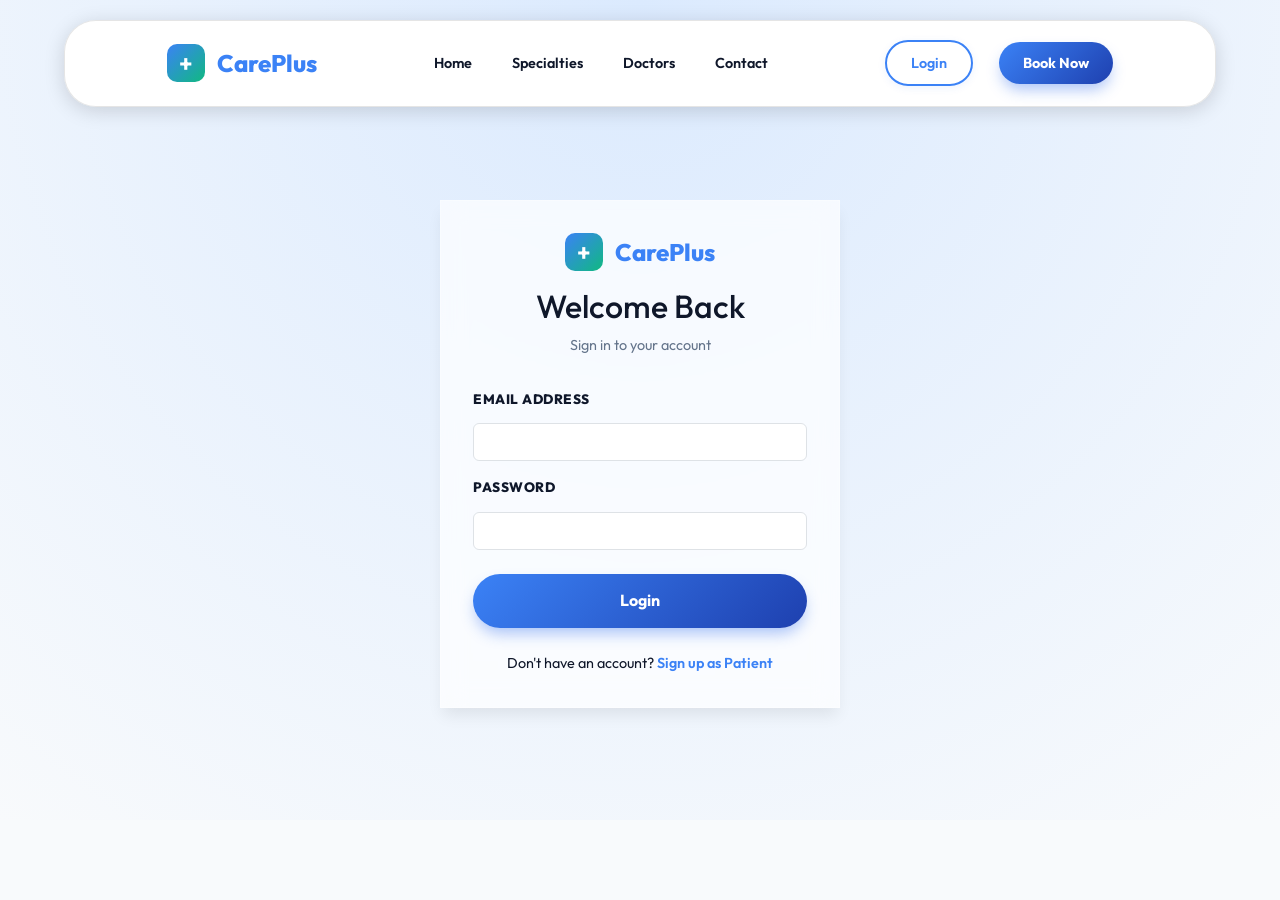
<file: admin_dashboard.html>
<!DOCTYPE html>
<html lang="en">
<head>
    <meta charset="UTF-8">
    <meta name="viewport" content="width=device-width, initial-scale=1.0">
    <title>Admin Dashboard - CarePlus</title>
    <meta http-equiv="Cache-Control" content="no-store, no-cache, must-revalidate, max-age=0">
    <link href="https://cdn.jsdelivr.net/npm/bootstrap@5.3.0/dist/css/bootstrap.min.css" rel="stylesheet">
    <link rel="stylesheet" href="https://cdn.jsdelivr.net/npm/bootstrap-icons@1.11.1/font/bootstrap-icons.css">
    <!-- Google Fonts -->
    <link href="https://fonts.googleapis.com/css2?family=Outfit:wght@300;400;500;600;700;800&display=swap" rel="stylesheet">
    <link rel="stylesheet" href="css/style.css?v=4">
    <style>
        body {
            background-color: var(--bg-light);
            font-family: 'Outfit', sans-serif;
        }
        .dashboard-container { display: flex; min-height: 100vh; }
        .sidebar { 
            width: 250px; 
            background: rgba(255, 255, 255, 0.8);
            backdrop-filter: blur(20px);
            padding: 2rem 1rem; 
            border-right: 1px solid rgba(255, 255, 255, 0.3);
            box-shadow: 4px 0 15px rgba(0, 0, 0, 0.03);
            z-index: 10;
        }
        .main-content { flex: 1; padding: 2rem; background: var(--bg-light); }
        .nav-item { 
            padding: 12px 20px; 
            border-radius: 12px; 
            cursor: pointer; 
            margin-bottom: 8px; 
            color: var(--text-light); 
            font-weight: 500; 
            transition: all 0.3s ease;
        }
        .nav-item:hover { 
            background: rgba(37, 99, 235, 0.05); 
            color: var(--primary-blue); 
            transform: translateX(5px);
        }
        .nav-item.active { 
            background: linear-gradient(135deg, rgba(37, 99, 235, 0.1) 0%, rgba(14, 165, 233, 0.1) 100%); 
            color: var(--primary-blue); 
            font-weight: 600;
            border-left: 4px solid var(--primary-blue);
        }
        .nav-item.text-danger:hover {
            background: rgba(220, 53, 69, 0.1);
            color: #dc3545 !important;
        }
        
        .table-modern {
            width: 100%;
            border-collapse: separate;
            border-spacing: 0 10px;
        }
        .table-modern th {
            font-weight: 600;
            color: var(--text-light);
            text-transform: uppercase;
            font-size: 0.8rem;
            letter-spacing: 1px;
            padding: 10px 20px;
            border: none;
        }
        .table-modern td {
            background: #fff;
            padding: 15px 20px;
            vertical-align: middle;
            border-top: 1px solid rgba(0,0,0,0.02);
            border-bottom: 1px solid rgba(0,0,0,0.02);
            font-size: 0.95rem;
        }
        .table-modern td:first-child {
            border-top-left-radius: 10px;
            border-bottom-left-radius: 10px;
            border-left: 1px solid rgba(0,0,0,0.02);
        }
        .table-modern td:last-child {
            border-top-right-radius: 10px;
            border-bottom-right-radius: 10px;
            border-right: 1px solid rgba(0,0,0,0.02);
        }
        .table-modern tr {
            transition: transform 0.2s, box-shadow 0.2s;
        }
        .table-modern tbody tr:hover td {
            background: #fafbfe;
        }

        /* Responsive Dashboard */
        @media (max-width: 992px) {
            .dashboard-container { display: block; }
            .sidebar { 
                width: 100%; 
                padding: 1rem 0.5rem; 
                display: flex; 
                flex-direction: row; 
                flex-wrap: wrap; 
                gap: 8px;
                justify-content: center;
                border-right: none;
                border-bottom: 1px solid rgba(0, 0, 0, 0.05);
            }
            .sidebar .logo { width: 100%; margin-bottom: 10px !important; justify-content: center; }
            .sidebar .nav-item { flex: 1 1 45%; min-width: 120px; text-align: center; margin: 0 !important; padding: 10px; font-size: 0.9rem; }
            .main-content { padding: 1rem; width: 100%; overflow-x: hidden; }
            .d-flex.justify-content-between.align-items-center.mb-4 { flex-direction: column; align-items: flex-start !important; gap: 10px; }
            
            /* Card-based Table Layout for Mobile */
            .table-modern thead { display: none !important; }
            .table-modern, .table-modern tbody, .table-modern tr, .table-modern td { display: block !important; width: 100% !important; border: none !important; }
            .table-modern tr { 
                margin-bottom: 1rem !important; 
                border-radius: 12px; 
                box-shadow: 0 4px 15px rgba(0,0,0,0.05); 
                padding: 1rem; 
                background: #fff; 
            }
            .table-modern td { padding: 0.4rem 0 !important; text-align: left; background: transparent; border-radius: 0 !important; }
            .table-modern td:last-child { 
                border-top: 1px dashed rgba(0,0,0,0.1) !important; 
                margin-top: 0.5rem; 
                padding-top: 1rem !important; 
                display: flex !important; 
                gap: 10px; 
                flex-wrap: wrap; 
            }
            h2#pageTitle, h4 { font-size: 1.5rem !important; }
        }
    </style>
</head>
<body>
    <div class="dashboard-container">
        <!-- Sidebar -->
        <div class="sidebar">
            <a href="index.html" class="logo mb-4" style="font-size: 1.2rem;">
                <div class="logo-icon" style="width: 30px; height: 30px;">+</div> CarePlus Admin
            </a>
            <div class="nav-item active" onclick="switchTab('appointments')">All Appointments</div>
            <div class="nav-item" onclick="switchTab('doctors')">Manage Doctors</div>
            <div class="nav-item text-danger mt-5" onclick="logout()">Logout</div>
        </div>

        <!-- Main Content -->
        <div class="main-content">
            <div class="d-flex justify-content-between align-items-center mb-4">
                <h2 id="pageTitle" style="font-weight: 800; color: var(--text-dark);">All Appointments</h2>
                <div class="d-flex align-items-center gap-3">
                    <span class="badge bg-primary rounded-pill px-3 py-2">Administrator</span>
                </div>
            </div>
            
            <!-- Appointments Tab -->
            <div id="appointmentsTab">
                <div class="glass-card p-4">
                    <div class="table-responsive">
                        <table class="table-modern">
                            <thead>
                                <tr>
                                    <th>Ref No.</th>
                                    <th>Patient</th>
                                    <th>Phone</th>
                                    <th>Doctor</th>
                                    <th>Date & Time</th>
                                    <th>Status</th>
                                </tr>
                            </thead>
                            <tbody id="appointmentsList">
                                <tr><td colspan="6" class="text-center py-4">Loading appointments...</td></tr>
                            </tbody>
                        </table>
                    </div>
                </div>
            </div>

            <!-- Doctors Tab -->
            <div id="doctorsTab" class="d-none">
                <div class="d-flex justify-content-between align-items-center mb-4">
                    <h4 style="font-weight: 700; color: var(--text-dark); margin: 0;">Doctor Directory</h4>
                    <button class="btn-primary" data-bs-toggle="modal" data-bs-target="#addDoctorModal" style="padding: 0.6rem 1.5rem; font-size: 0.9rem;">+ Add Doctor</button>
                </div>
                <div id="doctorsList" class="row g-4 mt-2">
                    <div class="col-12 text-center py-4 text-muted">Loading doctors...</div>
                </div>
            </div>
        </div>
    </div>

    <!-- Add Doctor Modal -->
    <div class="modal fade" id="addDoctorModal" tabindex="-1">
        <div class="modal-dialog">
            <div class="modal-content">
                <div class="modal-header">
                    <h5 class="modal-title">Add New Doctor</h5>
                    <button type="button" class="btn-close" data-bs-dismiss="modal"></button>
                </div>
                <div class="modal-body">
                    <form id="addDoctorForm">
                        <div class="mb-3">
                            <label>Name</label>
                            <input type="text" id="docName" class="form-control" placeholder="Dr. XYZ" required>
                        </div>
                        <div class="mb-3">
                            <label>Email (for login)</label>
                            <input type="email" id="docEmail" class="form-control" required>
                        </div>
                        <div class="mb-3">
                            <label>Specialization</label>
                            <input type="text" id="docSpec" class="form-control" required>
                        </div>
                        <div class="mb-3">
                            <label>Experience</label>
                            <input type="text" id="docExp" class="form-control" placeholder="10 Years" required>
                        </div>
                        <div class="mb-3">
                            <label>Fee</label>
                            <input type="text" id="docFee" class="form-control" placeholder="₹500" required>
                        </div>
                        <div class="mb-3">
                            <label>Available Days</label>
                            <input type="text" id="docDays" class="form-control" placeholder="Mon, Wed, Fri" required>
                        </div>
                        <div class="mb-3">
                            <label>Available Slots (comma separated)</label>
                            <input type="text" id="docSlots" class="form-control" placeholder="09:00 AM,10:00 AM" required>
                        </div>
                        <button type="submit" class="btn btn-primary w-100">Add Doctor</button>
                    </form>
                </div>
            </div>
        </div>
    </div>

    <!-- Edit Doctor Modal -->
    <div class="modal fade" id="editDoctorModal" tabindex="-1">
        <div class="modal-dialog">
            <div class="modal-content border-0" style="border-radius: 20px; overflow: hidden;">
                <div class="modal-header border-0 bg-primary text-white p-4">
                    <h5 class="modal-title fw-bold">Edit Doctor</h5>
                    <button type="button" class="btn-close btn-close-white" data-bs-dismiss="modal"></button>
                </div>
                <div class="modal-body p-4">
                    <form id="editDoctorForm">
                        <input type="hidden" id="editDocId">
                        <div class="mb-3">
                            <label class="form-label fw-bold small text-uppercase">Full Name</label>
                            <input type="text" id="editDocName" class="form-control rounded-3" required>
                        </div>
                        <div class="mb-3">
                            <label class="form-label fw-bold small text-uppercase">Email</label>
                            <input type="email" id="editDocEmail" class="form-control rounded-3" required>
                        </div>
                        <div class="mb-3">
                            <label class="form-label fw-bold small text-uppercase">Specialization</label>
                            <input type="text" id="editDocSpec" class="form-control rounded-3" required>
                        </div>
                        <div class="row">
                            <div class="col-md-6 mb-3">
                                <label class="form-label fw-bold small text-uppercase">Experience</label>
                                <input type="text" id="editDocExp" class="form-control rounded-3" required>
                            </div>
                            <div class="col-md-6 mb-3">
                                <label class="form-label fw-bold small text-uppercase">Fee</label>
                                <input type="text" id="editDocFee" class="form-control rounded-3" required>
                            </div>
                        </div>
                        <div class="mb-3">
                            <label class="form-label fw-bold small text-uppercase">Available Days</label>
                            <input type="text" id="editDocDays" class="form-control rounded-3" required>
                        </div>
                        <div class="mb-3">
                            <label class="form-label fw-bold small text-uppercase">Available Slots</label>
                            <input type="text" id="editDocSlots" class="form-control rounded-3" required>
                        </div>
                        <div class="d-grid mt-4">
                            <button type="submit" class="btn btn-primary rounded-pill py-2 fw-bold">Save Changes</button>
                        </div>
                    </form>
                </div>
            </div>
        </div>
    </div>

    <script src="https://code.jquery.com/jquery-3.7.1.min.js"></script>
    <script src="https://cdn.jsdelivr.net/npm/bootstrap@5.3.0/dist/js/bootstrap.bundle.min.js"></script>
    <script src="js/auth.js?v=4"></script>
    <script src="js/admin.js?v=4"></script>
</body>
</html>
</file>
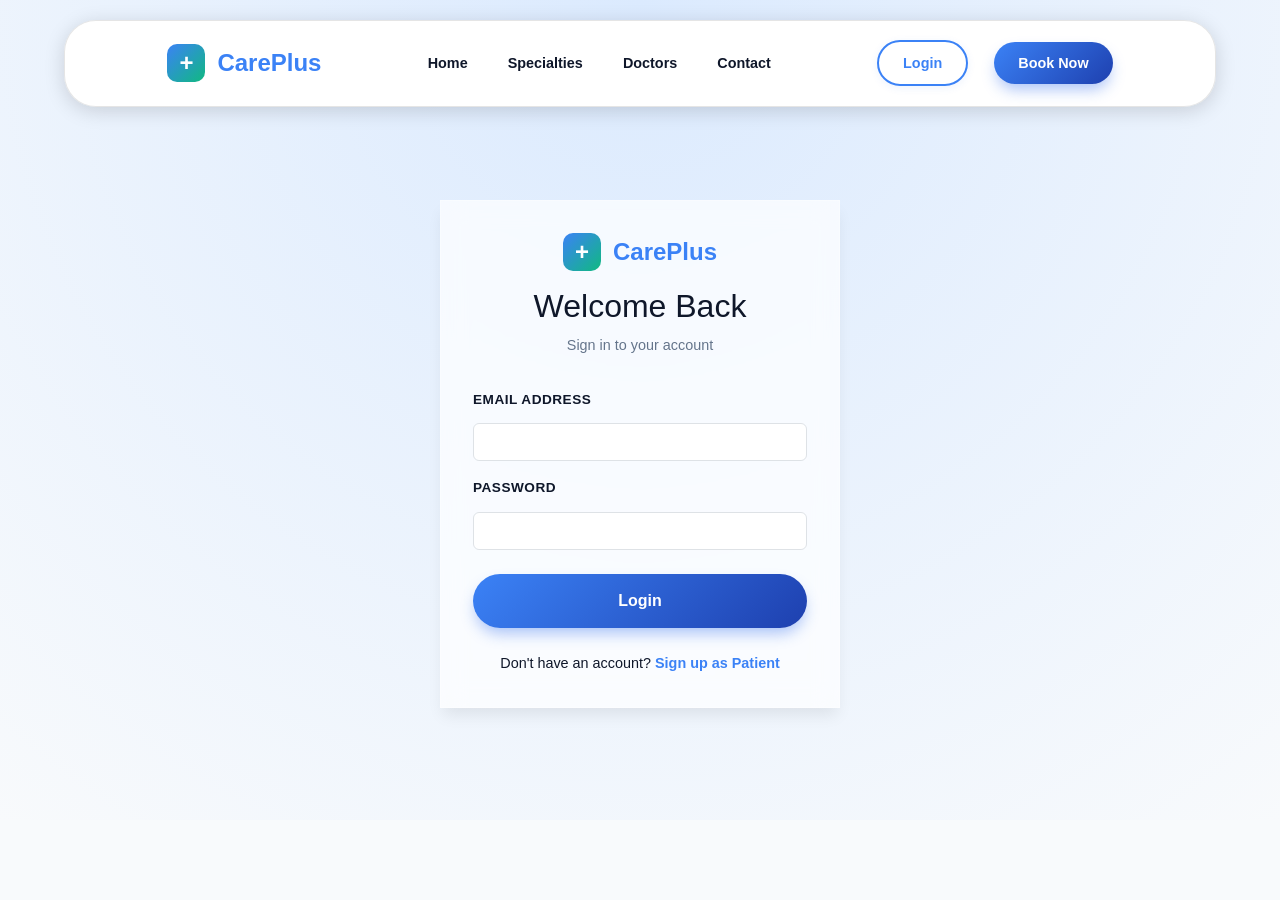
<file: doctor_dashboard.html>
<!DOCTYPE html>
<html lang="en">
<head>
    <meta charset="UTF-8">
    <meta name="viewport" content="width=device-width, initial-scale=1.0">
    <title>Doctor Dashboard - CarePlus</title>
    <meta http-equiv="Cache-Control" content="no-store, no-cache, must-revalidate, max-age=0">
    <link href="https://cdn.jsdelivr.net/npm/bootstrap@5.3.0/dist/css/bootstrap.min.css" rel="stylesheet">
    <!-- Google Fonts -->
    <link href="https://fonts.googleapis.com/css2?family=Outfit:wght@300;400;500;600;700;800&display=swap" rel="stylesheet">
    <link rel="stylesheet" href="css/style.css?v=2">
    <style>
        body {
            background-color: var(--bg-light);
            font-family: 'Outfit', sans-serif;
        }
        .dashboard-container { display: flex; min-height: 100vh; }
        .sidebar { 
            width: 250px; 
            background: rgba(255, 255, 255, 0.8);
            backdrop-filter: blur(20px);
            padding: 2rem 1rem; 
            border-right: 1px solid rgba(255, 255, 255, 0.3);
            box-shadow: 4px 0 15px rgba(0, 0, 0, 0.03);
            z-index: 10;
        }
        .main-content { flex: 1; padding: 2rem; background: var(--bg-light); }
        .nav-item { 
            padding: 12px 20px; 
            border-radius: 12px; 
            cursor: pointer; 
            margin-bottom: 8px; 
            color: var(--text-light); 
            font-weight: 500; 
            transition: all 0.3s ease;
        }
        .nav-item:hover { 
            background: rgba(37, 99, 235, 0.05); 
            color: var(--medical-teal); 
            transform: translateX(5px);
        }
        .nav-item.active { 
            background: linear-gradient(135deg, rgba(37, 99, 235, 0.1) 0%, rgba(14, 165, 233, 0.1) 100%); 
            color: var(--medical-teal); 
            font-weight: 600;
            border-left: 4px solid var(--medical-teal);
        }
        .nav-item.text-danger:hover {
            background: rgba(220, 53, 69, 0.1);
            color: #dc3545 !important;
        }
        
        .table-modern {
            width: 100%;
            border-collapse: separate;
            border-spacing: 0 10px;
        }
        .table-modern th {
            font-weight: 600;
            color: var(--text-light);
            text-transform: uppercase;
            font-size: 0.8rem;
            letter-spacing: 1px;
            padding: 10px 20px;
            border: none;
        }
        .table-modern td {
            background: #fff;
            padding: 15px 20px;
            vertical-align: middle;
            border-top: 1px solid rgba(0,0,0,0.02);
            border-bottom: 1px solid rgba(0,0,0,0.02);
            font-size: 0.95rem;
        }
        .table-modern td:first-child {
            border-top-left-radius: 10px;
            border-bottom-left-radius: 10px;
            border-left: 1px solid rgba(0,0,0,0.02);
        }
        .table-modern td:last-child {
            border-top-right-radius: 10px;
            border-bottom-right-radius: 10px;
            border-right: 1px solid rgba(0,0,0,0.02);
        }
        .table-modern tr {
            transition: transform 0.2s, box-shadow 0.2s;
        }
        .table-modern tbody tr:hover td {
            background: #fafbfe;
        }

        /* Responsive Dashboard */
        @media (max-width: 992px) {
            .dashboard-container { display: block; }
            .sidebar { 
                width: 100%; 
                padding: 1rem 0.5rem; 
                display: flex; 
                flex-direction: row; 
                flex-wrap: wrap; 
                gap: 8px;
                justify-content: center;
                border-right: none;
                border-bottom: 1px solid rgba(0, 0, 0, 0.05);
            }
            .sidebar .logo { width: 100%; margin-bottom: 10px !important; justify-content: center; }
            .sidebar .nav-item { flex: 1 1 45%; min-width: 120px; text-align: center; margin: 0 !important; padding: 10px; font-size: 0.9rem; }
            .main-content { padding: 1rem; width: 100%; overflow-x: hidden; }
            .d-flex.justify-content-between.align-items-center.mb-4 { flex-direction: column; align-items: flex-start !important; gap: 10px; }
            
            /* Card-based Table Layout for Mobile */
            .table-modern thead { display: none !important; }
            .table-modern, .table-modern tbody, .table-modern tr, .table-modern td { display: block !important; width: 100% !important; border: none !important; }
            .table-modern tr { 
                margin-bottom: 1rem !important; 
                border-radius: 12px; 
                box-shadow: 0 4px 15px rgba(0,0,0,0.05); 
                padding: 1rem; 
                background: #fff; 
            }
            .table-modern td { padding: 0.4rem 0 !important; text-align: left; background: transparent; border-radius: 0 !important; }
            .table-modern td:last-child { 
                border-top: 1px dashed rgba(0,0,0,0.1) !important; 
                margin-top: 0.5rem; 
                padding-top: 1rem !important; 
                display: flex !important; 
                gap: 10px; 
                flex-wrap: wrap; 
            }
            h2, h4 { font-size: 1.5rem !important; }
        }
    </style>
</head>
<body>
    <div class="dashboard-container">
        <!-- Sidebar -->
        <div class="sidebar">
            <a href="index.html" class="logo mb-4" style="font-size: 1.2rem;">
                <div class="logo-icon" style="width: 30px; height: 30px;">+</div> CarePlus Doctor
            </a>
            <div class="nav-item active">My Appointments</div>
            <div class="nav-item text-danger mt-5" onclick="logout()">Logout</div>
        </div>

        <!-- Main Content -->
        <div class="main-content">
            <div class="d-flex justify-content-between align-items-center mb-4">
                <h2 style="font-weight: 800; color: var(--text-dark);">My Daily Schedule</h2>
                <div class="d-flex align-items-center gap-3">
                    <span class="badge rounded-pill px-3 py-2" style="background-color: var(--medical-teal); color: white;">Doctor</span>
                </div>
            </div>
            
            <div class="glass-card p-4">
                <div class="table-responsive">
                    <table class="table-modern">
                        <thead>
                            <tr>
                                <th>Date & Time</th>
                                <th>Patient Name</th>
                                <th>Contact</th>
                                <th>Status</th>
                                <th>Action</th>
                            </tr>
                        </thead>
                        <tbody id="docAppointmentsList">
                            <tr><td colspan="5" class="text-center py-4">Loading your schedule...</td></tr>
                        </tbody>
                    </table>
                </div>
            </div>
        </div>
    </div>

    <script src="https://code.jquery.com/jquery-3.7.1.min.js"></script>
    <script src="js/auth.js?v=3"></script>
    <script src="js/doctor.js?v=2"></script>
</body>
</html>
</file>
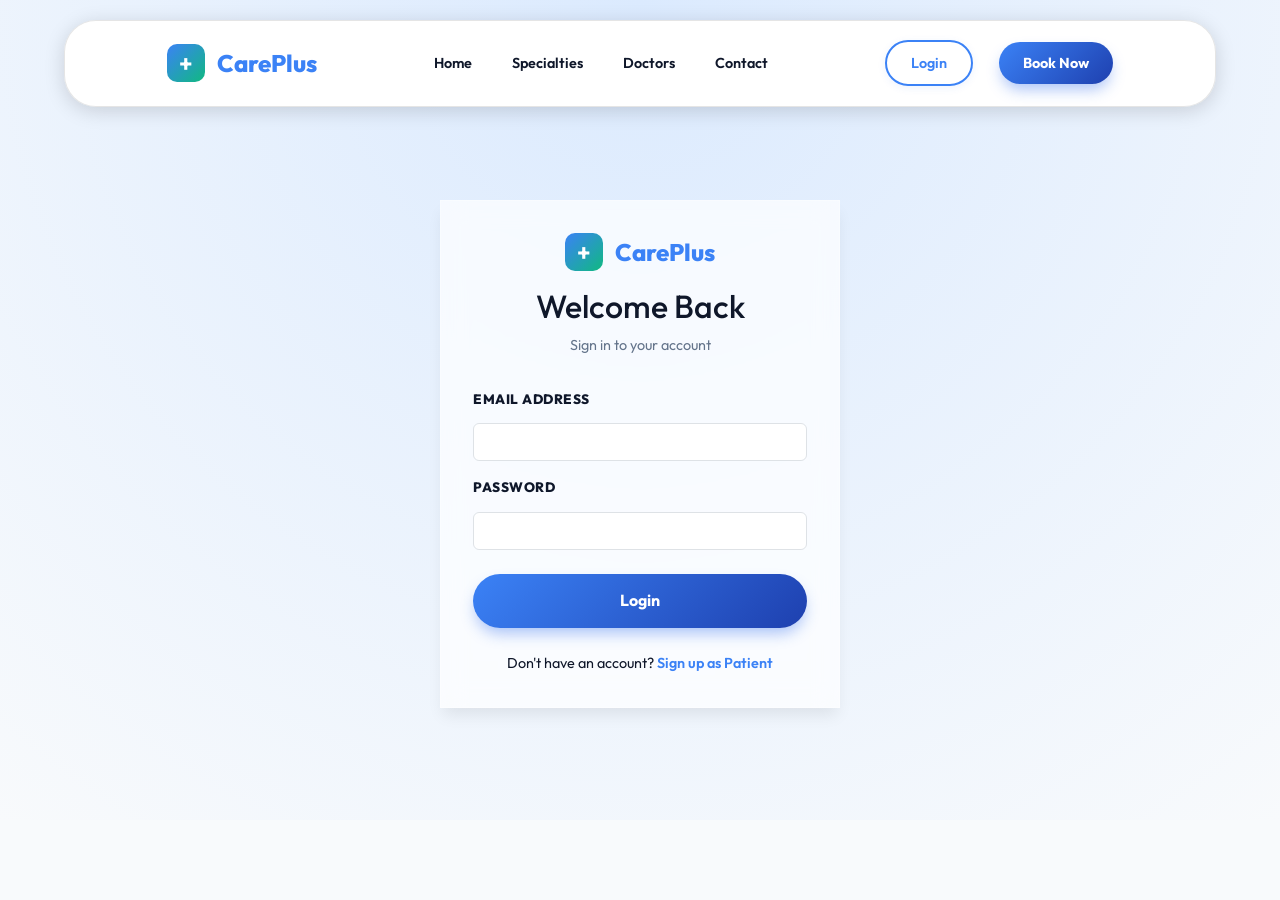
<file: login.html>
<!DOCTYPE html>
<html lang="en">
<head>
    <meta charset="UTF-8">
    <meta name="viewport" content="width=device-width, initial-scale=1.0">
    <title>Login - CarePlus</title>
    <!-- Bootstrap CSS framework for responsive layout, forms, buttons and utility classes -->
    <link href="https://cdn.jsdelivr.net/npm/bootstrap@5.3.0/dist/css/bootstrap.min.css" rel="stylesheet">
    <link rel="stylesheet" href="css/style.css?v=4">
    <!-- Google Font: Outfit used for modern typography -->
    <link href="https://fonts.googleapis.com/css2?family=Outfit:wght@300;400;500;600;700;800;900&display=swap" rel="stylesheet">
</head>
<body>
    <!-- Navigation -->
    <nav class="glass-card" style="background: rgba(255, 255, 255, 0.98) !important; box-shadow: 0 4px 20px rgba(0, 0, 0, 0.15) !important; min-height: 60px; border: 1px solid rgba(0,0,0,0.1);">
        <a href="index.html" class="logo">
            <div class="logo-icon">+</div> CarePlus
        </a>
        <div class="nav-links" id="navLinks">
            <a href="index.html#home">Home</a>
            <a href="index.html#specialty">Specialties</a>
            <a href="index.html#doctors">Doctors</a>
            <a href="index.html#contact">Contact</a>
        </div>
        <div class="nav-actions">
            <a href="login.html" class="btn-outline-primary desktop-only auth-btn" style="padding: 0.6rem 1.5rem; font-size: 0.9rem; margin-right: 10px; text-decoration: none; border-radius: 50px; border: 2px solid var(--primary-blue); color: var(--primary-blue); font-weight: 600; background: transparent; transition: all 0.3s ease;">Login</a>
            <a href="booking.html" class="btn-primary desktop-only" style="padding: 0.6rem 1.5rem; font-size: 0.9rem;">Book Now</a>
            <button class="mobile-menu-btn" id="menuBtn">
                <span></span>
                <span></span>
                <span></span>
            </button>
        </div>
    </nav>

    <div class="auth-section">
        <div class="glass-card" style="width: 100%; max-width: 400px; padding: 2rem;">
        <div style="text-align: center; margin-bottom: 2rem;">
            <a href="index.html" class="logo" style="justify-content: center; margin-bottom: 1rem;">
                <div class="logo-icon">+</div> CarePlus
            </a>
            <h2>Welcome Back</h2>
            <p style="color: var(--text-muted); font-size: 0.9rem;">Sign in to your account</p>
        </div>

        <div id="loginAlert" class="alert alert-danger d-none"></div>

        <form id="loginForm">
            <div class="form-group mb-3">
                <label>Email Address</label>
                <input type="email" id="email" class="form-control" required>
            </div>
            <div class="form-group mb-4">
                <label>Password</label>
                <input type="password" id="password" class="form-control" required>
            </div>
            <button type="submit" class="btn-primary w-100 justify-content-center">Login</button>
        </form>

        <div style="text-align: center; margin-top: 1.5rem; font-size: 0.9rem;">
            Don't have an account? <a href="register.html" style="color: var(--primary-blue); text-decoration: none; font-weight: 600;">Sign up as Patient</a>
        </div>
        </div>
    </div>

    <script src="https://code.jquery.com/jquery-3.7.1.min.js"></script>
    <script src="js/script.js?v=3"></script>
    <script src="js/auth.js?v=2"></script>
</body>
</html>
</file>
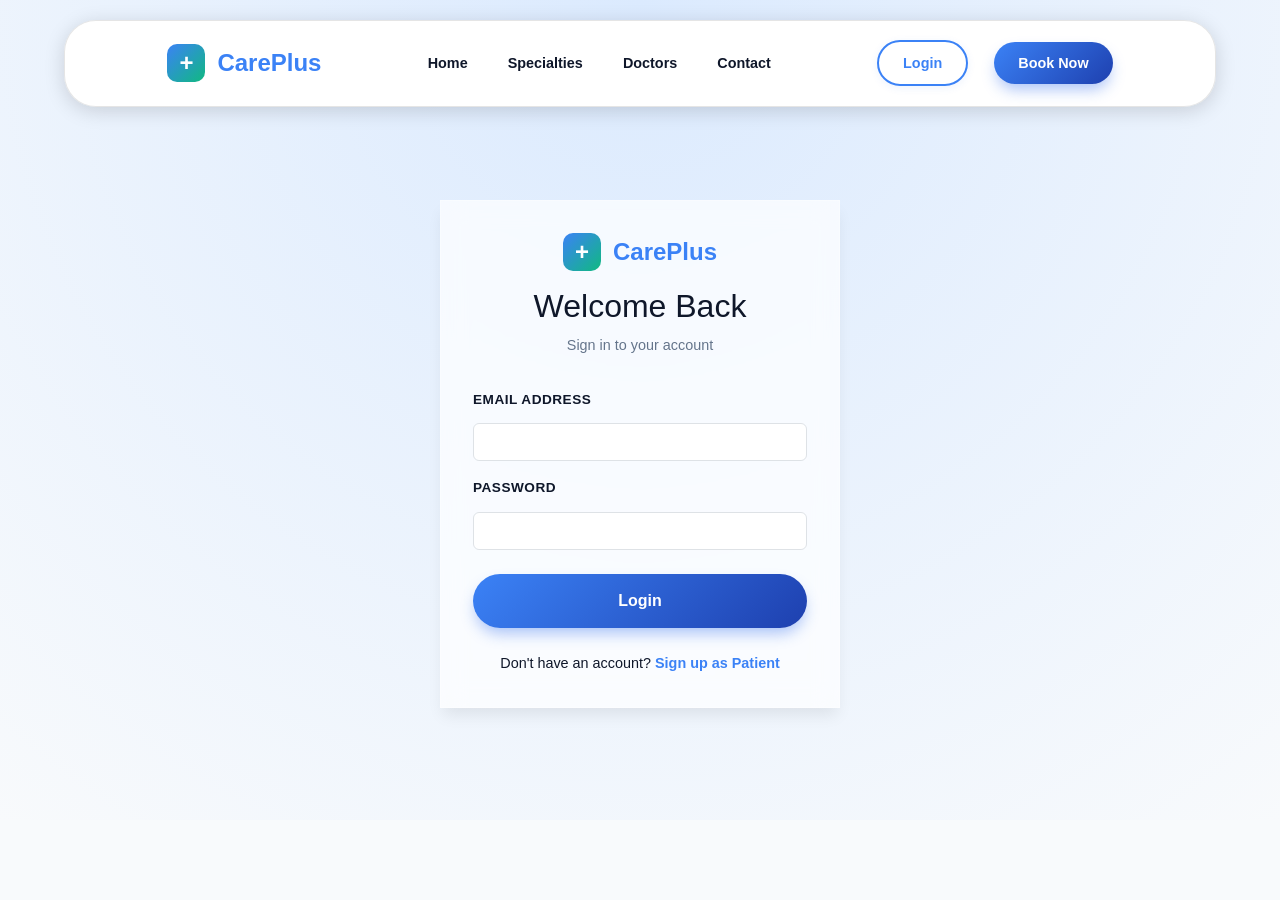
<file: patient_dashboard.html>
<!DOCTYPE html>
<html lang="en">
<head>
    <meta charset="UTF-8">
    <meta name="viewport" content="width=device-width, initial-scale=1.0">
    <title>Patient Profile - CarePlus</title>
    <meta http-equiv="Cache-Control" content="no-store, no-cache, must-revalidate, max-age=0">
    <link href="https://cdn.jsdelivr.net/npm/bootstrap@5.3.0/dist/css/bootstrap.min.css" rel="stylesheet">
    <!-- Google Fonts -->
    <link href="https://fonts.googleapis.com/css2?family=Outfit:wght@300;400;500;600;700;800&display=swap" rel="stylesheet">
    <link rel="stylesheet" href="css/style.css?v=2">
    <style>
        body {
            background-color: var(--bg-light);
            font-family: 'Outfit', sans-serif;
        }
        .dashboard-container { display: flex; min-height: 100vh; }
        .sidebar { 
            width: 250px; 
            background: rgba(255, 255, 255, 0.8);
            backdrop-filter: blur(20px);
            padding: 2rem 1rem; 
            border-right: 1px solid rgba(255, 255, 255, 0.3);
            box-shadow: 4px 0 15px rgba(0, 0, 0, 0.03);
            z-index: 10;
        }
        .main-content { flex: 1; padding: 2rem; background: var(--bg-light); }
        .nav-item { 
            padding: 12px 20px; 
            border-radius: 12px; 
            cursor: pointer; 
            margin-bottom: 8px; 
            color: var(--text-light); 
            font-weight: 500; 
            transition: all 0.3s ease;
        }
        .nav-item:hover { 
            background: rgba(37, 99, 235, 0.05); 
            color: var(--primary-blue); 
            transform: translateX(5px);
        }
        .nav-item.active { 
            background: linear-gradient(135deg, rgba(37, 99, 235, 0.1) 0%, rgba(14, 165, 233, 0.1) 100%); 
            color: var(--primary-blue); 
            font-weight: 600;
            border-left: 4px solid var(--primary-blue);
        }
        .nav-item.text-danger:hover {
            background: rgba(220, 53, 69, 0.1);
            color: #dc3545 !important;
        }
        
        .table-modern {
            width: 100%;
            border-collapse: separate;
            border-spacing: 0 10px;
        }
        .table-modern th {
            font-weight: 600;
            color: var(--text-light);
            text-transform: uppercase;
            font-size: 0.8rem;
            letter-spacing: 1px;
            padding: 10px 20px;
            border: none;
        }
        .table-modern td {
            background: #fff;
            padding: 15px 20px;
            vertical-align: middle;
            border-top: 1px solid rgba(0,0,0,0.02);
            border-bottom: 1px solid rgba(0,0,0,0.02);
            font-size: 0.95rem;
        }
        .table-modern td:first-child {
            border-top-left-radius: 10px;
            border-bottom-left-radius: 10px;
            border-left: 1px solid rgba(0,0,0,0.02);
        }
        .table-modern td:last-child {
            border-top-right-radius: 10px;
            border-bottom-right-radius: 10px;
            border-right: 1px solid rgba(0,0,0,0.02);
        }
        .table-modern tr {
            transition: transform 0.2s, box-shadow 0.2s;
        }
        .table-modern tbody tr:hover td {
            background: #fafbfe;
        }

        /* Responsive Dashboard */
        @media (max-width: 992px) {
            .dashboard-container { display: block; }
            .sidebar { 
                width: 100%; 
                padding: 1rem 0.5rem; 
                display: flex; 
                flex-direction: row; 
                flex-wrap: wrap; 
                gap: 8px;
                justify-content: center;
                border-right: none;
                border-bottom: 1px solid rgba(0, 0, 0, 0.05);
            }
            .sidebar .logo { width: 100%; margin-bottom: 10px !important; justify-content: center; }
            .sidebar .nav-item { flex: 1 1 45%; min-width: 120px; text-align: center; margin: 0 !important; padding: 10px; font-size: 0.9rem; }
            .sidebar .nav-item.d-block { width: 100%; flex: 1 1 100%; }
            .main-content { padding: 1rem; width: 100%; overflow-x: hidden; }
            .d-flex.justify-content-between.align-items-center.mb-4 { flex-direction: column; align-items: flex-start !important; gap: 10px; }
            
            /* Card-based Table Layout for Mobile */
            .table-modern thead { display: none !important; }
            .table-modern, .table-modern tbody, .table-modern tr, .table-modern td { display: block !important; width: 100% !important; border: none !important; }
            .table-modern tr { 
                margin-bottom: 1rem !important; 
                border-radius: 12px; 
                box-shadow: 0 4px 15px rgba(0,0,0,0.05); 
                padding: 1rem; 
                background: #fff; 
            }
            .table-modern td { padding: 0.4rem 0 !important; text-align: left; background: transparent; border-radius: 0 !important; }
            .table-modern td:last-child { 
                border-top: 1px dashed rgba(0,0,0,0.1) !important; 
                margin-top: 0.5rem; 
                padding-top: 1rem !important; 
                display: flex !important; 
                gap: 10px; 
                flex-wrap: wrap; 
            }
            h2#pageTitle, h4 { font-size: 1.5rem !important; }
        }
    </style>
</head>
<body>
    <div class="dashboard-container">
        <!-- Sidebar -->
        <div class="sidebar">
            <a href="index.html" class="logo mb-4" style="font-size: 1.2rem;">
                <div class="logo-icon" style="width: 30px; height: 30px;">+</div> CarePlus Patient
            </a>
            <div class="nav-item active" onclick="switchTab('history')">My Bookings</div>
            <div class="nav-item" onclick="switchTab('profile')">My Profile</div>
            <a href="booking.html" class="nav-item text-primary text-decoration-none d-block">Book New Appointment</a>
            <div class="nav-item text-danger mt-5" onclick="logout()">Logout</div>
        </div>

        <!-- Main Content -->
        <div class="main-content">
            <div class="d-flex justify-content-between align-items-center mb-4">
                <h2 id="pageTitle" style="font-weight: 800; color: var(--text-dark);">My Bookings</h2>
                <div class="d-flex align-items-center gap-3">
                    <span class="badge rounded-pill px-3 py-2" style="background-color: var(--primary-blue); color: white;">Patient</span>
                </div>
            </div>
            
            <!-- History Tab -->
            <div id="historyTab">
                <div class="glass-card p-4">
                    <div class="table-responsive">
                        <table class="table-modern">
                            <thead>
                                <tr>
                                    <th>Ref No.</th>
                                    <th>Date & Time</th>
                                    <th>Doctor</th>
                                    <th>Status</th>
                                    <th>Action</th>
                                </tr>
                            </thead>
                            <tbody id="patientHistoryList">
                                <tr><td colspan="5" class="text-center py-4 text-muted">Loading your bookings...</td></tr>
                            </tbody>
                        </table>
                    </div>
                </div>
            </div>

            <!-- Profile Tab -->
            <div id="profileTab" class="d-none">
                <div class="glass-card p-4 mx-auto" style="max-width: 600px;">
                    <div class="d-flex justify-content-between align-items-center mb-4">
                        <h4 style="font-weight: 700; color: var(--primary-blue); margin: 0;">Personal Details</h4>
                        <button class="btn btn-sm btn-outline-primary rounded-pill px-3" data-bs-toggle="modal" data-bs-target="#editProfileModal">Edit Profile</button>
                    </div>
                    <div class="row mb-3">
                        <div class="col-sm-4 text-muted fw-bold">Name:</div>
                        <div class="col-sm-8 fw-500" id="pName"></div>
                    </div>
                    <div class="row mb-3">
                        <div class="col-sm-4 text-muted fw-bold">Email:</div>
                        <div class="col-sm-8 fw-500" id="pEmail"></div>
                    </div>
                    <div class="row mb-3">
                        <div class="col-sm-4 text-muted fw-bold">Phone:</div>
                        <div class="col-sm-8 fw-500" id="pPhone"></div>
                    </div>
                    <div class="row mb-3">
                        <div class="col-sm-4 text-muted fw-bold">Address:</div>
                        <div class="col-sm-8 fw-500" id="pAddress"></div>
                    </div>
                    <div class="row mb-3">
                        <div class="col-sm-4 text-muted fw-bold">Date of Birth:</div>
                        <div class="col-sm-8 fw-500" id="pDob"></div>
                    </div>
                </div>
            </div>

        </div>
    </div>

    <!-- Edit Profile Modal -->
    <div class="modal fade" id="editProfileModal" tabindex="-1">
        <div class="modal-dialog modal-dialog-centered">
            <div class="modal-content border-0" style="border-radius: 20px; overflow: hidden;">
                <div class="modal-header border-0 bg-primary text-white p-4">
                    <h5 class="modal-title fw-bold">Edit Profile</h5>
                    <button type="button" class="btn-close btn-close-white" data-bs-dismiss="modal"></button>
                </div>
                <div class="modal-body p-4">
                    <form id="editProfileForm">
                        <div class="mb-3">
                            <label class="form-label fw-bold small text-uppercase">Full Name</label>
                            <input type="text" id="editName" class="form-control rounded-3" required>
                        </div>
                        <div class="mb-3">
                            <label class="form-label fw-bold small text-uppercase">Email Address</label>
                            <input type="email" id="editEmail" class="form-control rounded-3" required>
                        </div>
                        <div class="mb-3">
                            <label class="form-label fw-bold small text-uppercase">Phone Number</label>
                            <input type="text" id="editPhone" class="form-control rounded-3" required>
                        </div>
                        <div class="mb-3">
                            <label class="form-label fw-bold small text-uppercase">Address</label>
                            <textarea id="editAddress" class="form-control rounded-3" rows="3" required></textarea>
                        </div>
                        <div class="mb-3">
                            <label class="form-label fw-bold small text-uppercase">Date of Birth</label>
                            <input type="date" id="editDob" class="form-control rounded-3" required>
                        </div>
                        <div class="d-grid mt-4">
                            <button type="submit" class="btn btn-primary rounded-pill py-2 fw-bold">Save Changes</button>
                        </div>
                    </form>
                </div>
            </div>
        </div>
    </div>

    <script src="https://code.jquery.com/jquery-3.7.1.min.js"></script>
    <script src="https://cdn.jsdelivr.net/npm/bootstrap@5.3.0/dist/js/bootstrap.bundle.min.js"></script>
    <script src="js/auth.js?v=3"></script>
    <script src="js/patient.js?v=2"></script>
</body>
</html>
</file>
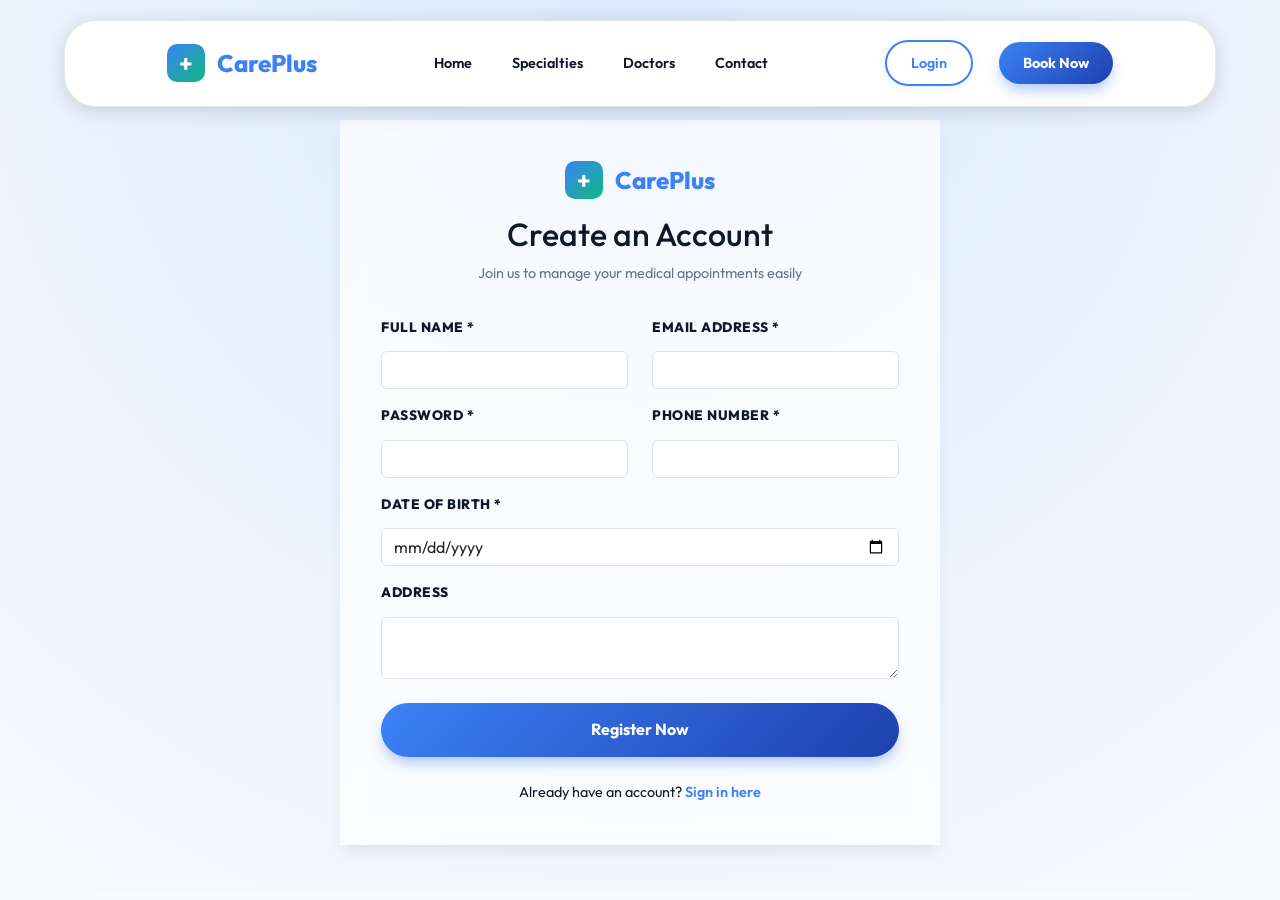
<file: register.html>
<!DOCTYPE html>
<html lang="en">
<head>
    <meta charset="UTF-8">
    <meta name="viewport" content="width=device-width, initial-scale=1.0">
    <title>Patient Registration - CarePlus</title>
    <link href="https://cdn.jsdelivr.net/npm/bootstrap@5.3.0/dist/css/bootstrap.min.css" rel="stylesheet">
    <link rel="stylesheet" href="css/style.css?v=4">
    <link href="https://fonts.googleapis.com/css2?family=Outfit:wght@300;400;500;600;700;800;900&display=swap" rel="stylesheet">
</head>
<body>
    <!-- Navigation -->
    <nav class="glass-card" style="background: rgba(255, 255, 255, 0.98) !important; box-shadow: 0 4px 20px rgba(0, 0, 0, 0.15) !important; min-height: 60px; border: 1px solid rgba(0,0,0,0.1);">
        <a href="index.html" class="logo">
            <div class="logo-icon">+</div> CarePlus
        </a>
        <div class="nav-links" id="navLinks">
            <a href="index.html#home">Home</a>
            <a href="index.html#specialty">Specialties</a>
            <a href="index.html#doctors">Doctors</a>
            <a href="index.html#contact">Contact</a>
        </div>
        <div class="nav-actions">
            <a href="login.html" class="btn-outline-primary desktop-only auth-btn" style="padding: 0.6rem 1.5rem; font-size: 0.9rem; margin-right: 10px; text-decoration: none; border-radius: 50px; border: 2px solid var(--primary-blue); color: var(--primary-blue); font-weight: 600; background: transparent; transition: all 0.3s ease;">Login</a>
            <a href="booking.html" class="btn-primary desktop-only" style="padding: 0.6rem 1.5rem; font-size: 0.9rem;">Book Now</a>
            <button class="mobile-menu-btn" id="menuBtn">
                <span></span>
                <span></span>
                <span></span>
            </button>
        </div>
    </nav>

    <div class="auth-section">
        <div class="container">
            <div class="glass-card" style="max-width: 600px; margin: 0 auto; padding: 2.5rem;">
            <div style="text-align: center; margin-bottom: 2rem;">
                <a href="index.html" class="logo" style="justify-content: center; margin-bottom: 1rem;">
                    <div class="logo-icon">+</div> CarePlus
                </a>
                <h2>Create an Account</h2>
                <p style="color: var(--text-muted); font-size: 0.9rem;">Join us to manage your medical appointments easily</p>
            </div>

            <div id="regAlert" class="alert alert-danger d-none"></div>

            <form id="registerForm">
                <div class="row">
                    <div class="col-md-6 form-group mb-3">
                        <label>Full Name *</label>
                        <input type="text" id="regName" class="form-control" required>
                    </div>
                    <div class="col-md-6 form-group mb-3">
                        <label>Email Address *</label>
                        <input type="email" id="regEmail" class="form-control" required>
                    </div>
                </div>

                <div class="row">
                    <div class="col-md-6 form-group mb-3">
                        <label>Password *</label>
                        <input type="password" id="regPassword" class="form-control" required minlength="6">
                    </div>
                    <div class="col-md-6 form-group mb-3">
                        <label>Phone Number *</label>
                        <input type="tel" id="regPhone" class="form-control" required>
                    </div>
                </div>

                <div class="form-group mb-3">
                    <label>Date of Birth *</label>
                    <input type="date" id="regDob" class="form-control" required>
                </div>

                <div class="form-group mb-4">
                    <label>Address</label>
                    <textarea id="regAddress" class="form-control" rows="2"></textarea>
                </div>

                <button type="submit" class="btn-primary w-100 justify-content-center">Register Now</button>
            </form>

            <div style="text-align: center; margin-top: 1.5rem; font-size: 0.9rem;">
                Already have an account? <a href="login.html" style="color: var(--primary-blue); text-decoration: none; font-weight: 600;">Sign in here</a>
            </div>
        </div>
    </div>

    <script src="https://code.jquery.com/jquery-3.7.1.min.js"></script>
    <script src="js/script.js?v=3"></script>
    <script src="js/auth.js"></script>
</body>
</html>
</file>
<file: css/style.css>
/**
 * CarePlus Hospital System - Main Stylesheet
 * This file serves as the entry point for modularized CSS.
 * Teammates: Please edit the specific files in the /modules folder.
 */

 /*main css*/
/* 1. Base Styles & Global Variables */
@import 'modules/base.css';

/* 2. Navigation & Mobile Menu */
@import 'modules/nav.css';

/* 3. Layout Sections (Hero, Footer, Grids) */
@import 'modules/layout.css';

/* 4. UI Components (Buttons, Cards, Modals) */
@import 'modules/components.css';

/* 5. Forms & Interaction (Booking, Slots) */
@import 'modules/forms.css';

/* 6. Dashboard Specific Styles (Now embedded in HTML scripts) */
/* @import 'modules/dashboards.css'; */
</file>
